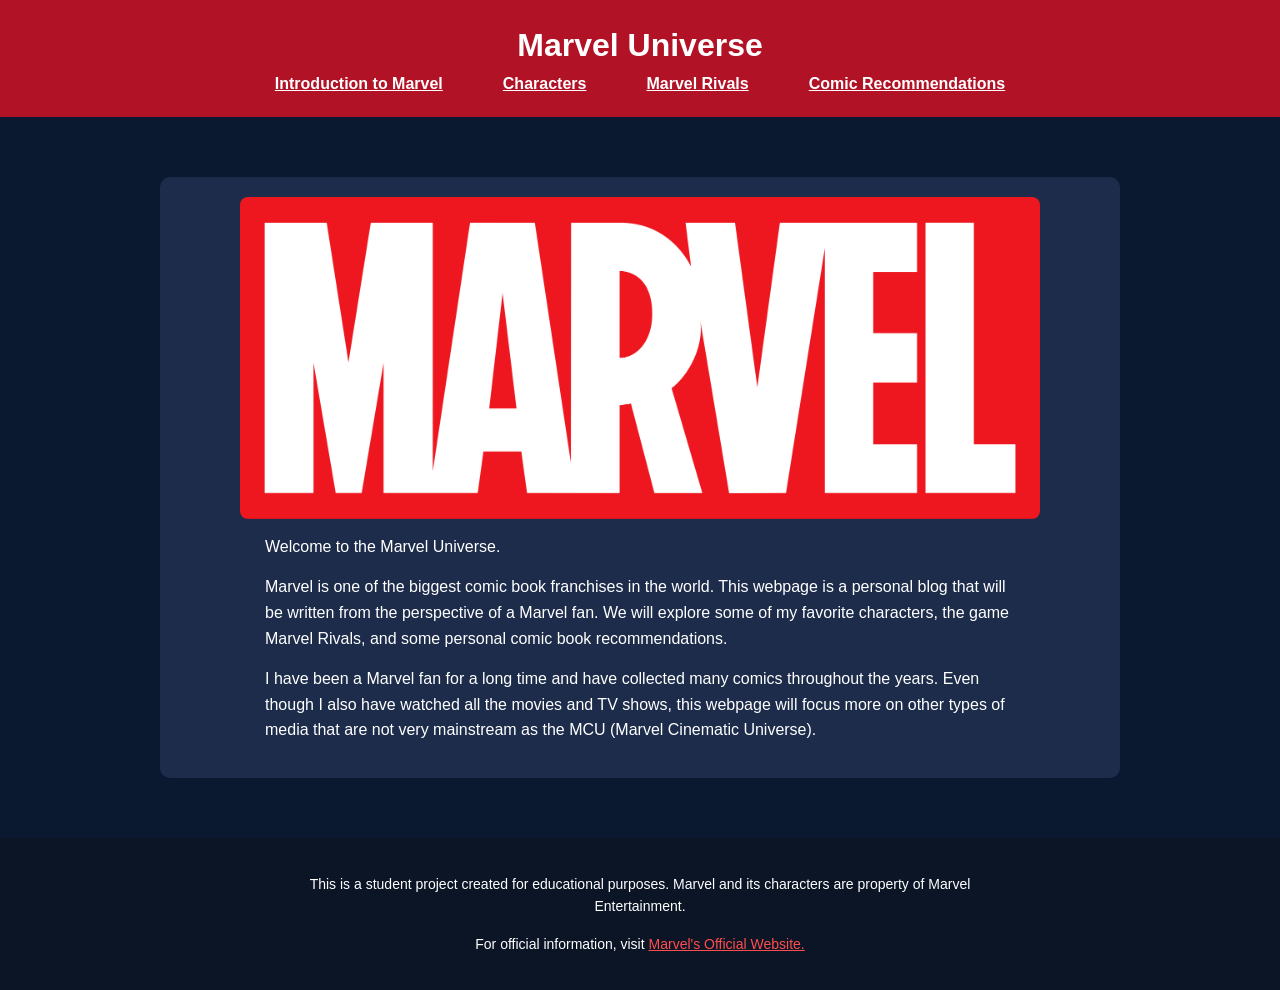
<file: index.html>
<!DOCTYPE html>
<html lang="en">
    <head>
        <meta charset="utf-8">
        <meta name="description" content="A website about Marvel">
        <title>Marvel Universe</title>
        <link href="css/styles.css" rel="stylesheet" type="text/css" />
    </head>
    <body>
        <header role="banner">
            <h1>Marvel Universe</h1>
            <nav role="navigation">
                <ul>
                    <li><a href="index.html" title="Marvel Universe Introduction">Introduction to Marvel</a></li>
                    <li><a href="characters.html" title="Marvel characters">Characters</a></li>
                    <li><a href="rivals.html" title="Marvel Rivals">Marvel Rivals</a></li>
                    <li><a href="recommendations.html" title="Recommendations">Comic Recommendations</a></li>
                </ul>
            </nav>
        </header>
        <main role="main">
            <article role="article">
            <img src="images/Marvel_Logo.svg.png" width="800" alt="Marvel Logo">
            <p>Welcome to the Marvel Universe.</p>
            <p>Marvel is one of the biggest comic book franchises in the world. This webpage is a personal blog that will be written from the perspective of a Marvel fan. We will explore some of my favorite characters, the game Marvel Rivals, and some personal comic book recommendations.</p>
            <p>I have been a Marvel fan for a long time and have collected many comics throughout the years. Even though I also have watched all the movies and TV shows, this webpage will focus more on other types of media that are not very mainstream as the MCU (Marvel Cinematic Universe).</p>
            </article>
        </main>
        <footer role="contentinfo">
            <p>This is a student project created for educational purposes. Marvel and its characters are property of Marvel Entertainment.</p>
            <p>For official information, visit 
                <a href="https://www.marvel.com" title="marvel.com" target="_blank">Marvel's Official Website.</a>
            </p>
        </footer>
    </body>
</html>
</file>
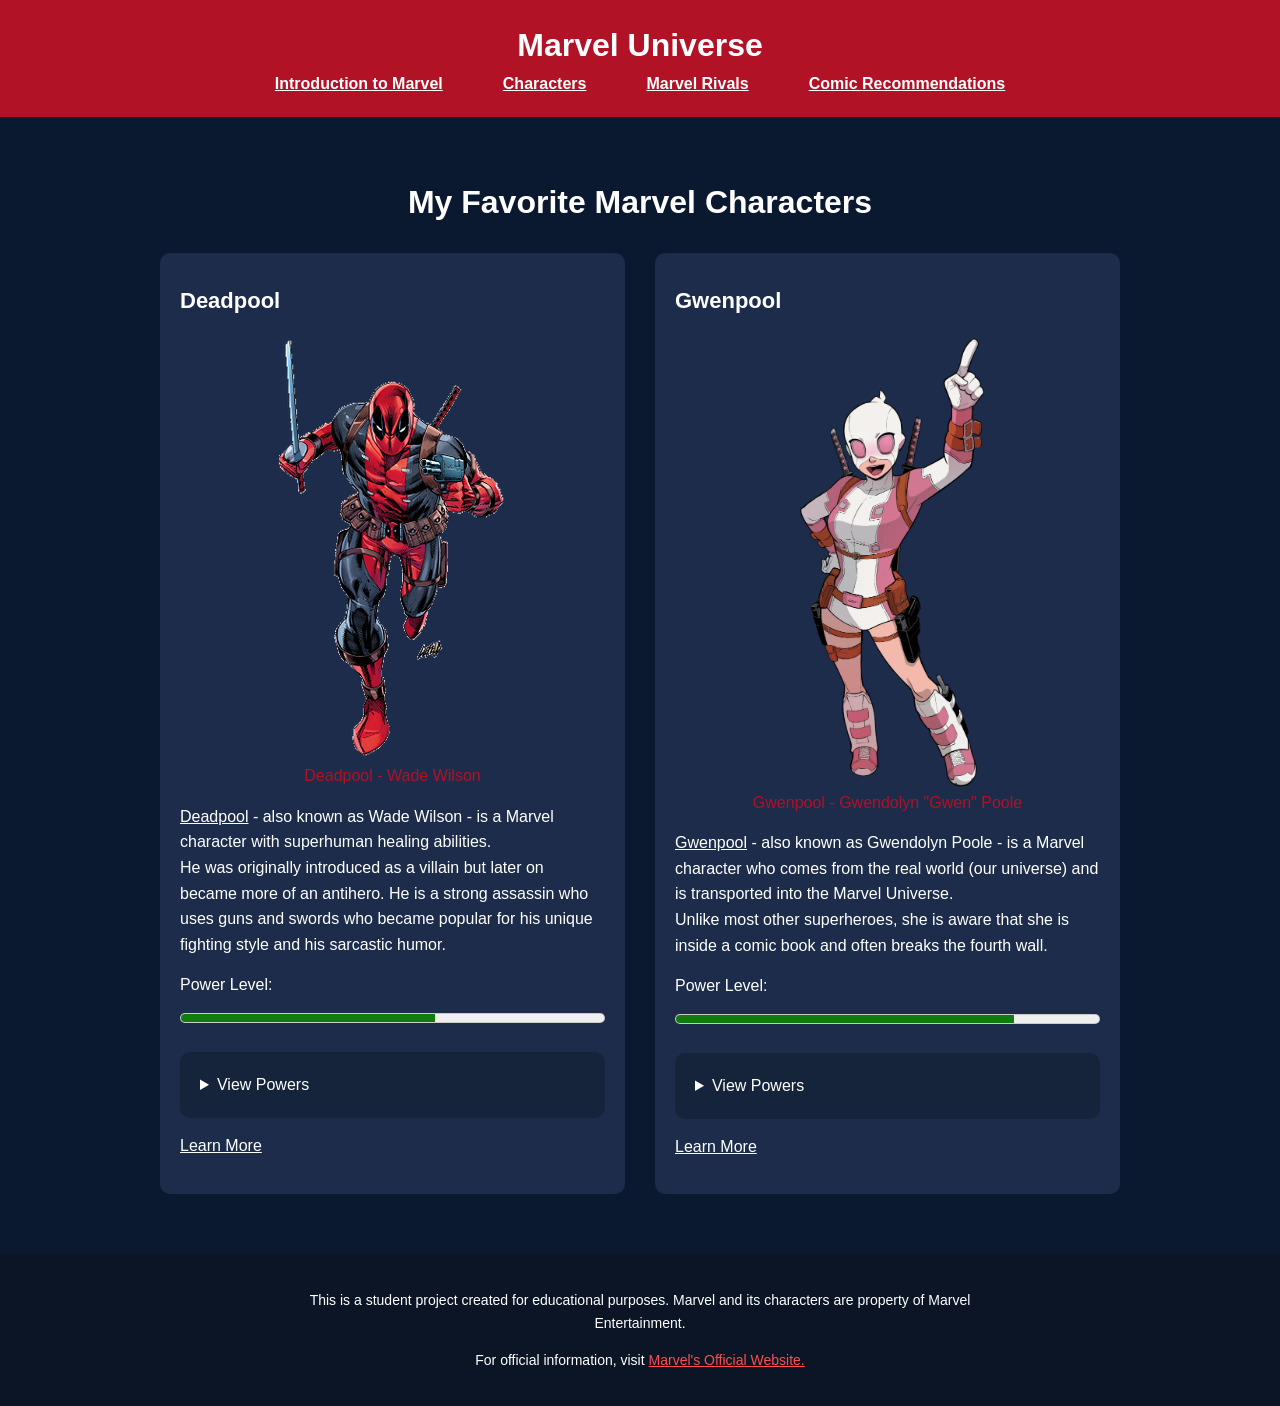
<file: characters.html>
<!DOCTYPE html>
<html lang="en">
    <head>
        <meta charset="utf-8">
        <meta name="description" content="Some Marvel characters">
        <title>Characters</title>
        <link href="css/styles.css" rel="stylesheet" type="text/css" />
    </head>
    <body>
        <header role="banner">
            <h1>Marvel Universe</h1>
            <nav role="navigation">
                <ul>
                    <li><a href="index.html" title="Marvel Universe Introduction">Introduction to Marvel</a></li>
                    <li><a href="characters.html" title="Marvel characters">Characters</a></li>
                    <li><a href="rivals.html" title="Marvel Rivals">Marvel Rivals</a></li>
                    <li><a href="recommendations.html" title="Recommendations">Comic Recommendations</a></li>
                </ul>
            </nav>
        </header>
        <main role="main">
            <h2>My Favorite Marvel Characters</h2>
            <section class="characters">
            <!-- I will give each character its own article inside the character section of class character -->
            <!-- The following will contain these unique elements: figure, figcaption, details, summary, label, and meter -->
            <!-- I will create figures with captions, provide details on the characters and a summary, and have a label for power level that contains a meter on how strong I think they are from a scale of 1 to 10. -->

            <article>
                <h3>Deadpool</h3>
                <figure>
                    <img src="images/Deadpool.png" alt="Deadpool Image">
                    <figcaption>Deadpool - Wade Wilson</figcaption>
                </figure>
                <p>
                    <a href="https://en.wikipedia.org/wiki/Deadpool" title ="Deadpool-Wikipedia" target="_blank"> Deadpool</a> - also known as Wade Wilson - is a Marvel character with superhuman healing abilities.<br> He was originally introduced as a villain but later on became more of an antihero. He is a strong assassin who uses guns and swords who became popular for his unique fighting style and his sarcastic humor.
                </p>

                <label for="deadpool-power">Power Level:</label>
                <meter id="deadpool-power" value="6" min="0" max="10"></meter>

                <details>
                    <summary>View Powers</summary>
                    <ul>
                        <li>Superhuman strength and durability</li>
                        <li>Regenerative healing</li>
                        <li>Fourth wall breaks</li>
                        <li>Skilled swordsman, martial artist, and master assassin</li>
                    </ul>
                </details>

                <p>
                    <a href="https://en.wikipedia.org/wiki/Deadpool" target="_blank">
                        Learn More
                    </a>
                </p>
            </article>
                
            <article>
                <h3>Gwenpool</h3>
                <figure>
                    <img src="images/Gwenpool.png" width="200" alt="Gwenpool Image">
                    <figcaption>Gwenpool - Gwendolyn "Gwen" Poole</figcaption>
                </figure>
                <p>
                    <a href="https://en.wikipedia.org/wiki/Gwenpool" title ="Gwenpool-Wikipedia" target="_blank"> Gwenpool</a> - also known as Gwendolyn Poole - is a Marvel character who comes from the real world (our universe) and is transported into the Marvel Universe.<br> Unlike most other superheroes, she is aware that she is inside a comic book and often breaks the fourth wall.
                </p>

                <label for="gweenpool-power">Power Level:</label>
                <meter id="gwenpool-power" value="8" min="0" max="10"></meter>

                <details>
                    <summary>View Powers</summary>
                    <ul>
                        <li>Outside knowledge of the Marvel Universe</li>
                        <li>Interdimensional travel</li>
                        <li>Fourth wall breaks</li>
                        <li>Reality manipulation</li>
                        <li>Hand-to-hand combat</li>
                    </ul>
                </details>

                <p>
                    <a href="https://en.wikipedia.org/wiki/Gwenpool" target="_blank">
                        Learn More
                    </a>
                </p>
            </article>
            </section>
        </main>
        <footer role="contentinfo">
            <p>This is a student project created for educational purposes. Marvel and its characters are property of Marvel Entertainment.</p>
            <p>For official information, visit 
                <a href="https://www.marvel.com" title="marvel.com" target="_blank">Marvel's Official Website.</a>
            </p>
        </footer>
    </body>
</html>
</file>
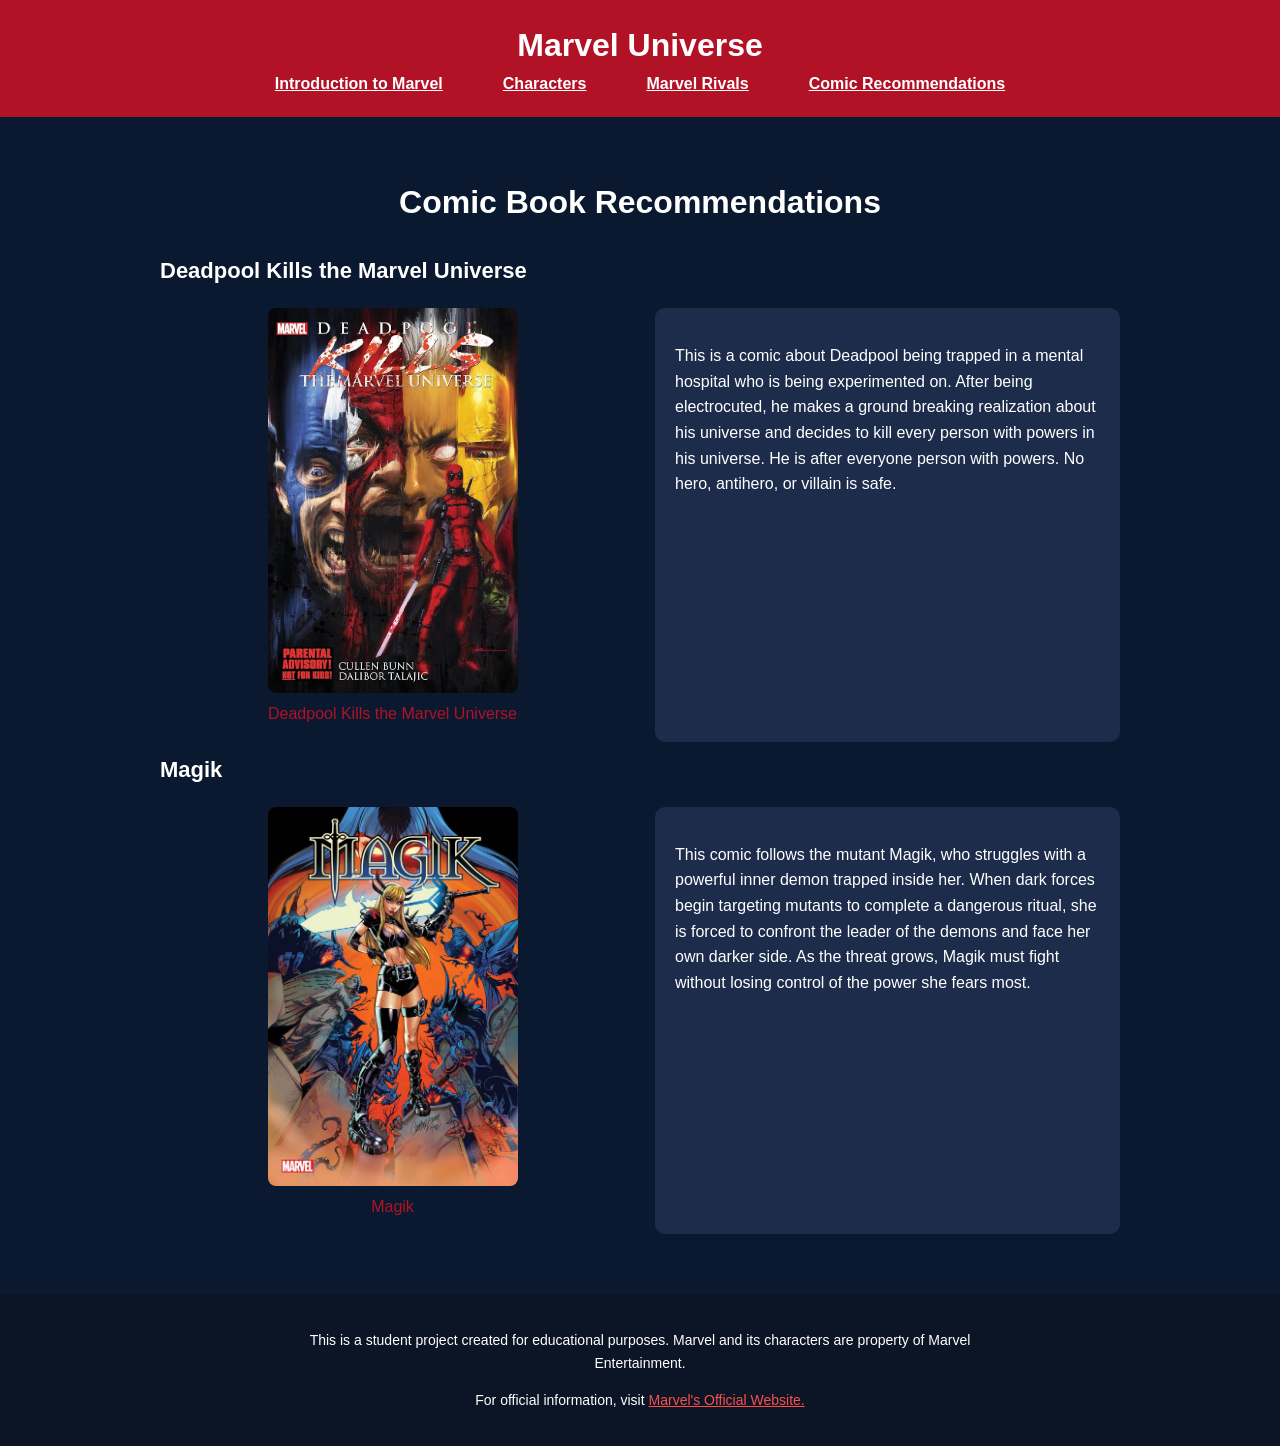
<file: recommendations.html>
<!DOCTYPE html>
<html lang="en">
    <head>
        <meta charset="utf-8">
        <meta name="description" content="Personal recommendations of comics">
        <title>Personal Recommendations</title>
        <link href="css/styles.css" rel="stylesheet" type="text/css" />
    </head>
    <body>
        <header role="banner">
            <h1>Marvel Universe</h1>
            <nav role="navigation">
                <ul>
                    <li><a href="index.html" title="Marvel Universe Introduction">Introduction to Marvel</a></li>
                    <li><a href="characters.html" title="Marvel characters">Characters</a></li>
                    <li><a href="rivals.html" title="Marvel Rivals">Marvel Rivals</a></li>
                    <li><a href="recommendations.html" title="Recommendations">Comic Recommendations</a></li>
                </ul>
            </nav>
        </header>
        <main role="main">
            <h2>Comic Book Recommendations</h2>
            <h3>Deadpool Kills the Marvel Universe</h3>
            <section class="comic">
                <figure>
                    <img src="images/Deadpool_comic.jpeg" alt="Deadpool comic" width="250">
                    <figcaption>Deadpool Kills the Marvel Universe</figcaption>
                </figure>
                
                <article>
                <p>This is a comic about Deadpool being trapped in a mental hospital who is being experimented on. After being electrocuted, he makes a ground breaking realization about his universe and decides to kill every person with powers in his universe. He is after everyone person with powers. No hero, antihero, or villain is safe.</p>
                </article>
            </section>

            <h3>Magik</h3>
            <section class="comic">
                <figure>
                    <img src="images/Magic_comic.jpeg" alt="Magic comic" width="250">
                    <figcaption>Magik</figcaption>
                </figure>
                <article>
                <p>This comic follows the mutant Magik, who struggles with a powerful inner demon trapped inside her. When dark forces begin targeting mutants to complete a dangerous ritual, she is forced to confront the leader of the demons and face her own darker side. As the threat grows, Magik must fight without losing control of the power she fears most.</p>     
                </article>
            </section>
        </main>
        <footer role="contentinfo">
            <p>This is a student project created for educational purposes. Marvel and its characters are property of Marvel Entertainment.</p>
            <p>For official information, visit 
                <a href="https://www.marvel.com" title="marvel.com" target="_blank">Marvel's Official Website.</a>
            </p>
        </footer>
    </body>
</html>
</file>
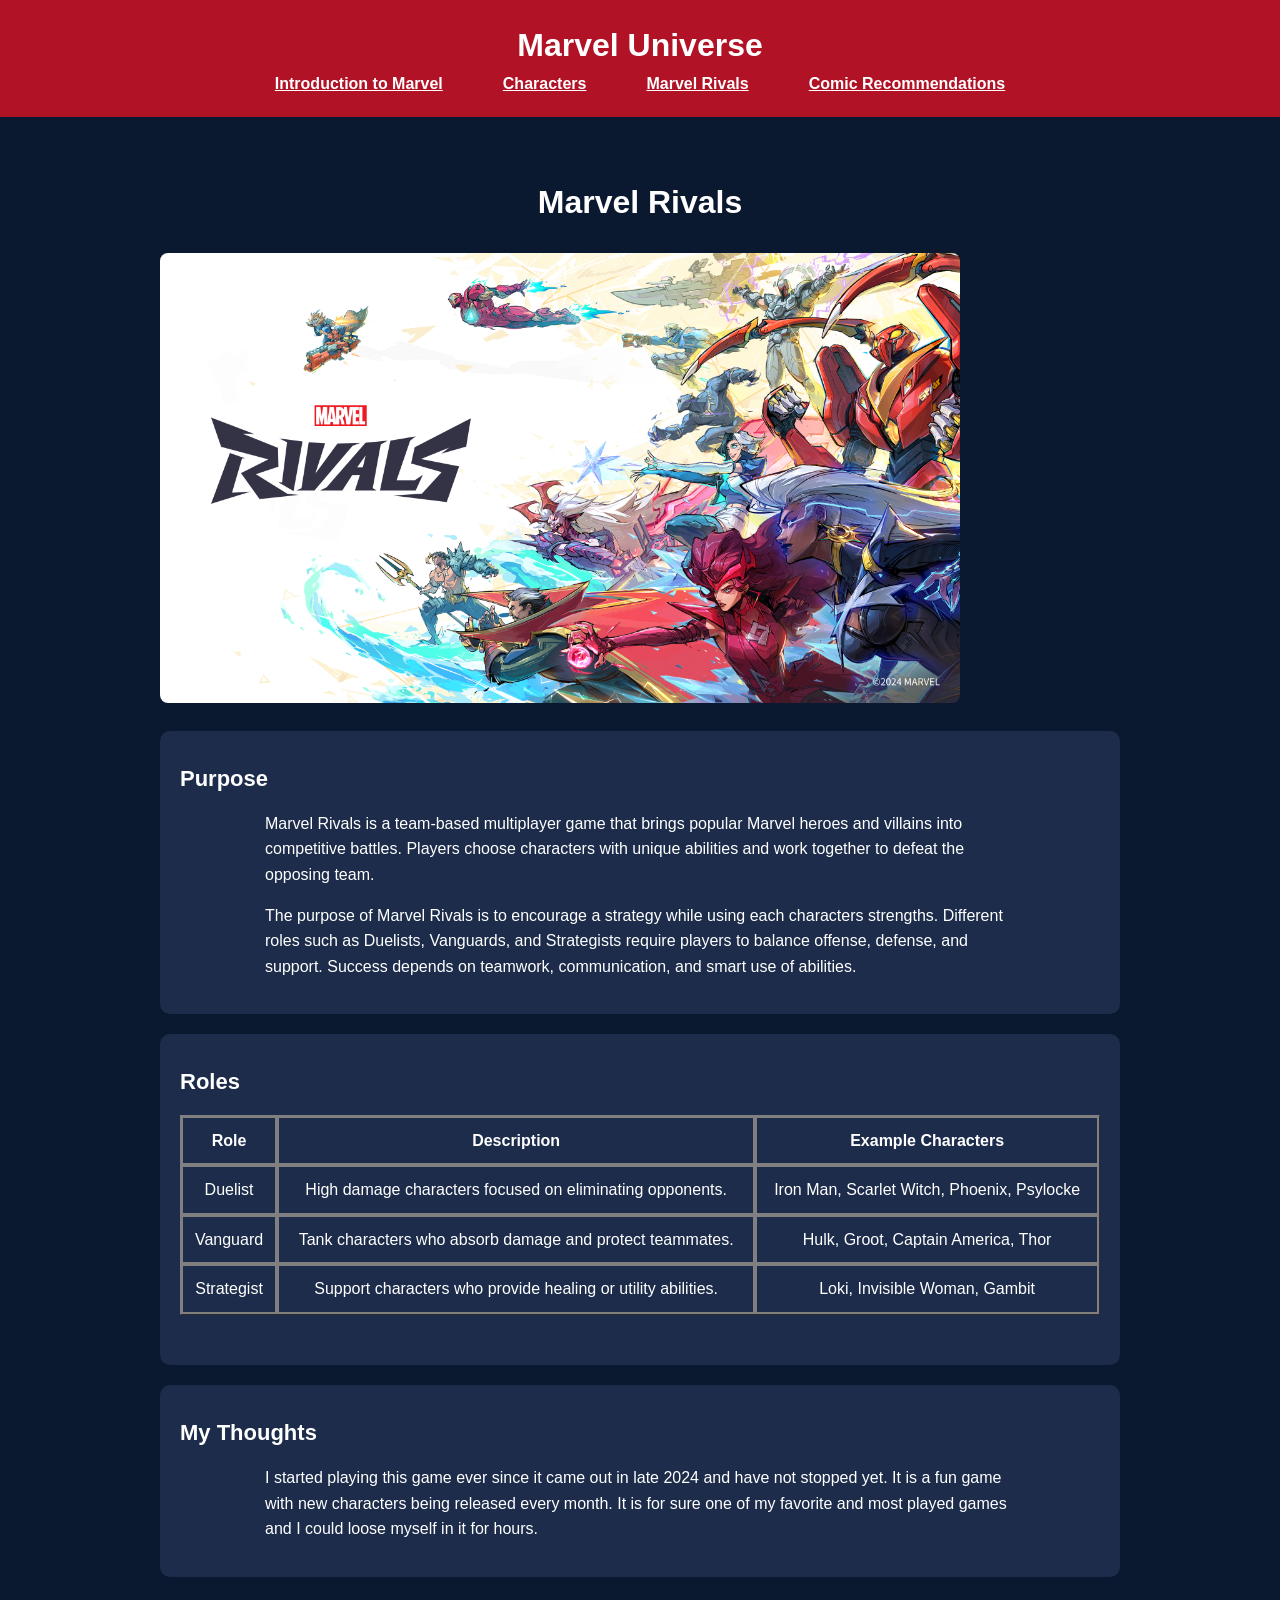
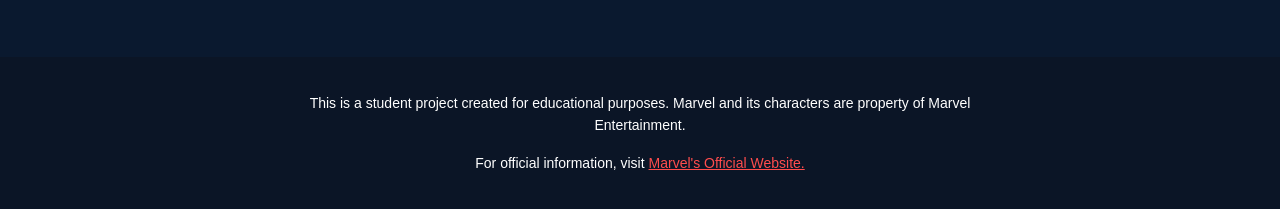
<file: rivals.html>
<!DOCTYPE html>
<html lang="en">
    <head>
        <meta charset="utf-8">
        <meta name="description" content="Marvel Rivals">
        <title>Marvel Rivals</title>
        <link href="css/styles.css" rel="stylesheet" type="text/css" />
    </head>
    <body>
        <header role="banner">
            <h1>Marvel Universe</h1>
            <nav role="navigation">
                <ul>
                    <li><a href="index.html" title="Marvel Universe Introduction">Introduction to Marvel</a></li>
                    <li><a href="characters.html" title="Marvel characters">Characters</a></li>
                    <li><a href="rivals.html" title="Marvel Rivals">Marvel Rivals</a></li>
                    <li><a href="recommendations.html" title="Recommendations">Comic Recommendations</a></li>
                </ul>
            </nav>
        </header>
        <main role="main">
            <h2>Marvel Rivals</h2>
            <img src="images/rivals.png" alt="Marvel Rivals picture" width="800">
            <section class="rivals">
            <article>
                <h3>Purpose</h3>
                <p>Marvel Rivals is a team-based multiplayer game that brings popular Marvel heroes and villains into competitive battles. Players choose characters with unique abilities and work together to defeat the opposing team.</p>
                <p>The purpose of Marvel Rivals is to encourage a strategy while using each characters strengths. Different roles such as Duelists, Vanguards, and Strategists require players to balance offense, defense, and support. Success depends on teamwork, communication, and smart use of abilities.</p>
            </article>
            </section>
            <section class="rivals">
            <article>
                <h3>Roles</h3>
                <table
                    border="1"
                    cellspacing="0"
                    cellpadding="0"
                    summary="A table showing the different roles in Marvel Rivals, including their description and example characters."
                >
                <tr>
                    <th scope="col">Role</th>
                    <th scope="col">Description</th>
                    <th scope="col">Example Characters</th>
                </tr>
        
                <tr>
                    <td>Duelist</td>
                    <td>High damage characters focused on eliminating opponents.</td>
                    <td>Iron Man, Scarlet Witch, Phoenix, Psylocke</td>
                </tr>
        
                <tr>
                    <td>Vanguard</td>
                    <td>Tank characters who absorb damage and protect teammates.</td>
                    <td>Hulk, Groot, Captain America, Thor</td>
                </tr>
        
                <tr>
                    <td>Strategist</td>
                    <td>Support characters who provide healing or utility abilities.</td>
                    <td>Loki, Invisible Woman, Gambit</td>
                </tr>
                </table>
            </article>
            </section>
            <section class="rivals">
            <article>
                <h3>My Thoughts</h3>
                <p>I started playing this game ever since it came out in late 2024 and have not stopped yet. It is a fun game with new characters being released every month. It is for sure one of my favorite and most played games and I could loose myself in it for hours.</p>
            </article>
            </section>

        </main>
        <footer role="contentinfo">
            <p>This is a student project created for educational purposes. Marvel and its characters are property of Marvel Entertainment.</p>
            <p>For official information, visit 
                <a href="https://www.marvel.com" title="marvel.com" target="_blank">Marvel's Official Website.</a>
            </p>
        </footer>
    </body>
</html>
</file>
<file: css/styles.css>
* {
    margin: 0;
    padding: 0;
    box-sizing: border-box;
}

body{
    font-family: Arial, Helvetica, sans-serif;
    background-color: #0a192f;
    color: white;
    line-height: 1.6;
}

a {
    color: white;
}

header {
    background-color: #b11226;
    padding: 20px;
    text-align: center;
}

nav ul{
    list-style: none;
    display: flex;
    justify-content: center;
    gap: 60px;
}

nav a{
    color: white;
    font-weight: bold;
}

main {
    max-width: 1000px;
    margin: 40px auto;
    padding: 20px;
}

.characters {
    display: grid;
    grid-template-columns: repeat(2, 1fr);
    gap: 30px;
    margin-top: 20px;
}

article {
    background-color: #1c2c4a;
    padding: 20px;
    border-radius: 10px;
}

article img {
    display: block;
    margin: 0 auto;
}

.rivals article{
    margin-top: 20px;
    margin-bottom: 20px;
}

figure {
    text-align: center;
    margin-bottom: 15px;
}

figcaption {
    color: #b11226;
}

img {
    border-radius: 8px;
}

meter {
    width: 100%;
    height: 20px;
    margin: 10px 0;
}

details {
    margin-top: 10px;
    background-color: #16243b;
    padding: 20px;
    border-radius: 10px;
}

table {
    width: 100%;
    margin-top: 10;
    margin-bottom: 30px;
    background-color: #1c2c4a
}

th, td {
    border: 2px solid grey;
    padding: 10px;
    text-align: center;
}

footer {
    background-color: #0b1526;
    text-align: center;
    padding: 20px;
    margin-top: 40px;
    font-size: 14px;
}

footer a {
    color: #ff4d4d;
}

h2 {
    text-align: center;
    margin-bottom: 25px;
    font-size: 32px;
}

.comic {
    display: grid;
    grid-template-columns: repeat(2, 1fr);
    gap: 30px;
    margin-top: 20px;
}

p {
    max-width: 750px;
    margin: 15px auto;
}

h3 {
    font-size: 22px;
    margin-bottom: 15px;
    margin-top: 10px;
}
</file>
